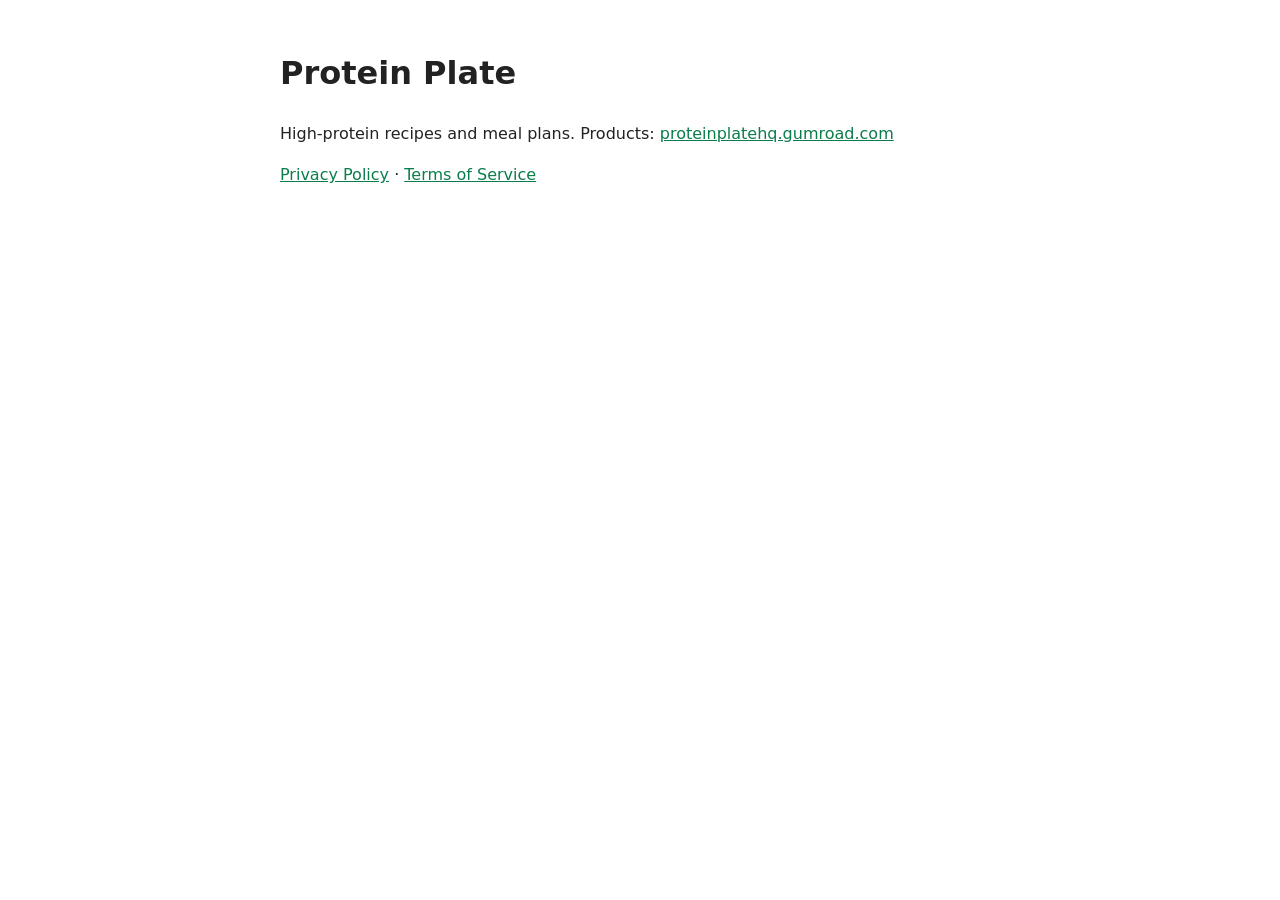
<file: docs/index.html>
<!doctype html>
<html lang="en"><head><meta charset="utf-8"><meta name="viewport" content="width=device-width,initial-scale=1">
<title>Protein Plate</title>
<style>body{font-family:system-ui,sans-serif;max-width:720px;margin:48px auto;padding:0 16px;line-height:1.6;color:#222}a{color:#0a7d4b}</style></head>
<body>
<h1>Protein Plate</h1>
<p>High-protein recipes and meal plans. Products: <a href="https://proteinplatehq.gumroad.com">proteinplatehq.gumroad.com</a></p>
<p><a href="privacy.html">Privacy Policy</a> · <a href="terms.html">Terms of Service</a></p>
</body></html>
</file>
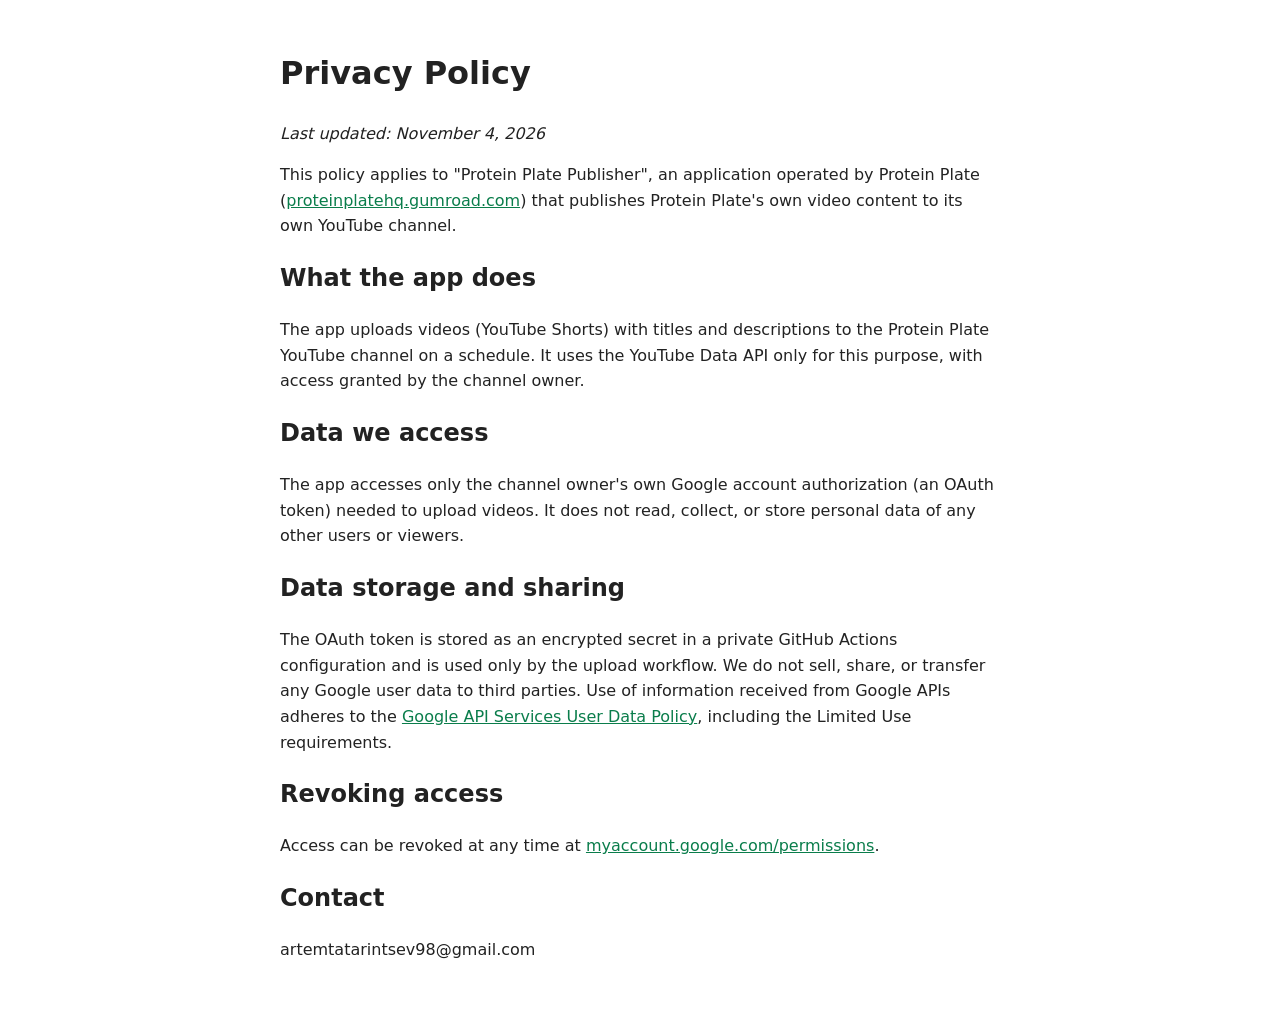
<file: docs/privacy.html>
<!doctype html>
<html lang="en"><head><meta charset="utf-8"><meta name="viewport" content="width=device-width,initial-scale=1">
<title>Privacy Policy — Protein Plate</title>
<style>body{font-family:system-ui,sans-serif;max-width:720px;margin:48px auto;padding:0 16px;line-height:1.6;color:#222}a{color:#0a7d4b}</style></head>
<body>
<h1>Privacy Policy</h1>
<p><em>Last updated: November 4, 2026</em></p>
<p>This policy applies to "Protein Plate Publisher", an application operated by Protein Plate (<a href="https://proteinplatehq.gumroad.com">proteinplatehq.gumroad.com</a>) that publishes Protein Plate's own video content to its own YouTube channel.</p>
<h2>What the app does</h2>
<p>The app uploads videos (YouTube Shorts) with titles and descriptions to the Protein Plate YouTube channel on a schedule. It uses the YouTube Data API only for this purpose, with access granted by the channel owner.</p>
<h2>Data we access</h2>
<p>The app accesses only the channel owner's own Google account authorization (an OAuth token) needed to upload videos. It does not read, collect, or store personal data of any other users or viewers.</p>
<h2>Data storage and sharing</h2>
<p>The OAuth token is stored as an encrypted secret in a private GitHub Actions configuration and is used only by the upload workflow. We do not sell, share, or transfer any Google user data to third parties. Use of information received from Google APIs adheres to the <a href="https://developers.google.com/terms/api-services-user-data-policy">Google API Services User Data Policy</a>, including the Limited Use requirements.</p>
<h2>Revoking access</h2>
<p>Access can be revoked at any time at <a href="https://myaccount.google.com/permissions">myaccount.google.com/permissions</a>.</p>
<h2>Contact</h2>
<p>artemtatarintsev98@gmail.com</p>
</body></html>
</file>
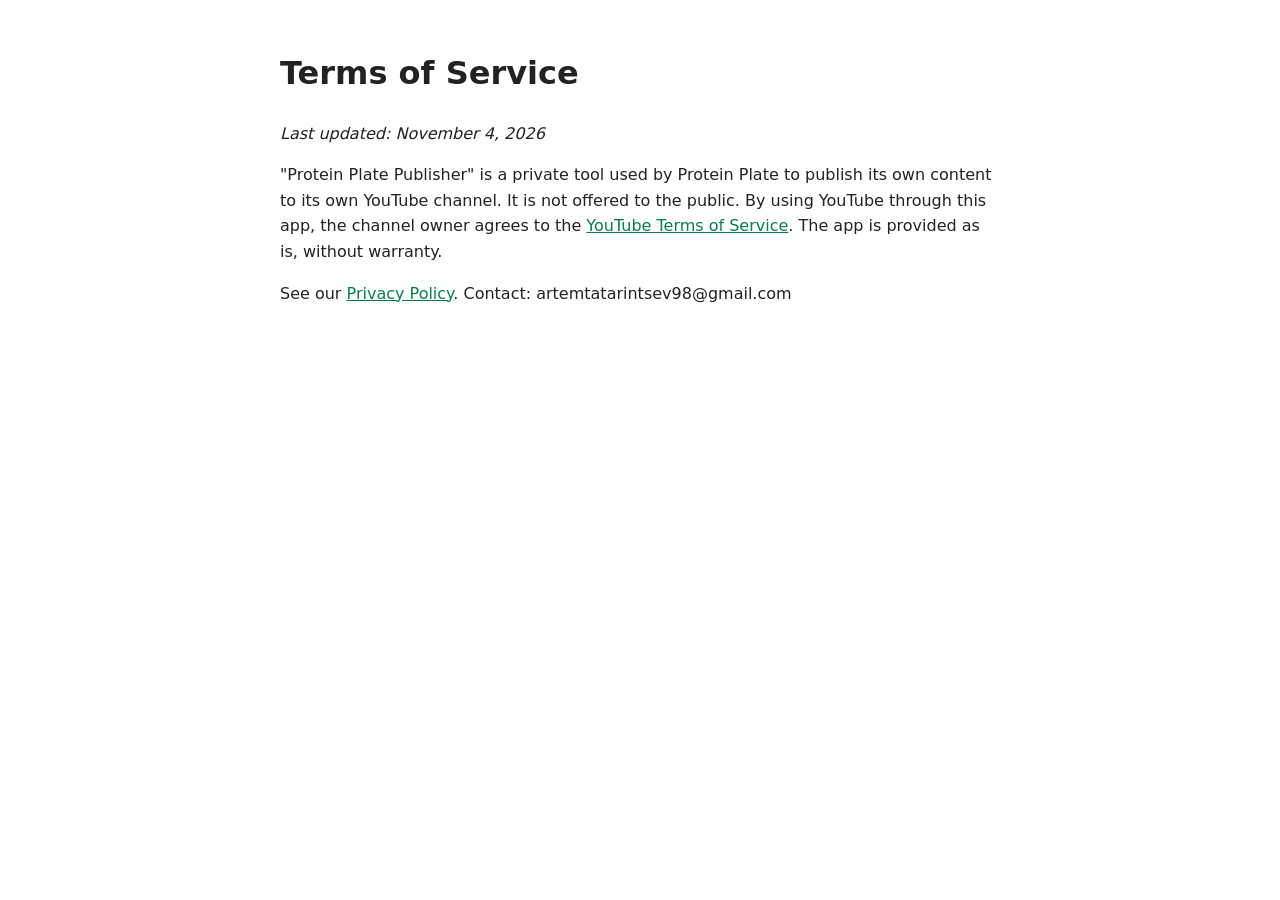
<file: docs/terms.html>
<!doctype html>
<html lang="en"><head><meta charset="utf-8"><meta name="viewport" content="width=device-width,initial-scale=1">
<title>Terms of Service — Protein Plate</title>
<style>body{font-family:system-ui,sans-serif;max-width:720px;margin:48px auto;padding:0 16px;line-height:1.6;color:#222}a{color:#0a7d4b}</style></head>
<body>
<h1>Terms of Service</h1>
<p><em>Last updated: November 4, 2026</em></p>
<p>"Protein Plate Publisher" is a private tool used by Protein Plate to publish its own content to its own YouTube channel. It is not offered to the public. By using YouTube through this app, the channel owner agrees to the <a href="https://www.youtube.com/t/terms">YouTube Terms of Service</a>. The app is provided as is, without warranty.</p>
<p>See our <a href="privacy.html">Privacy Policy</a>. Contact: artemtatarintsev98@gmail.com</p>
</body></html>
</file>
